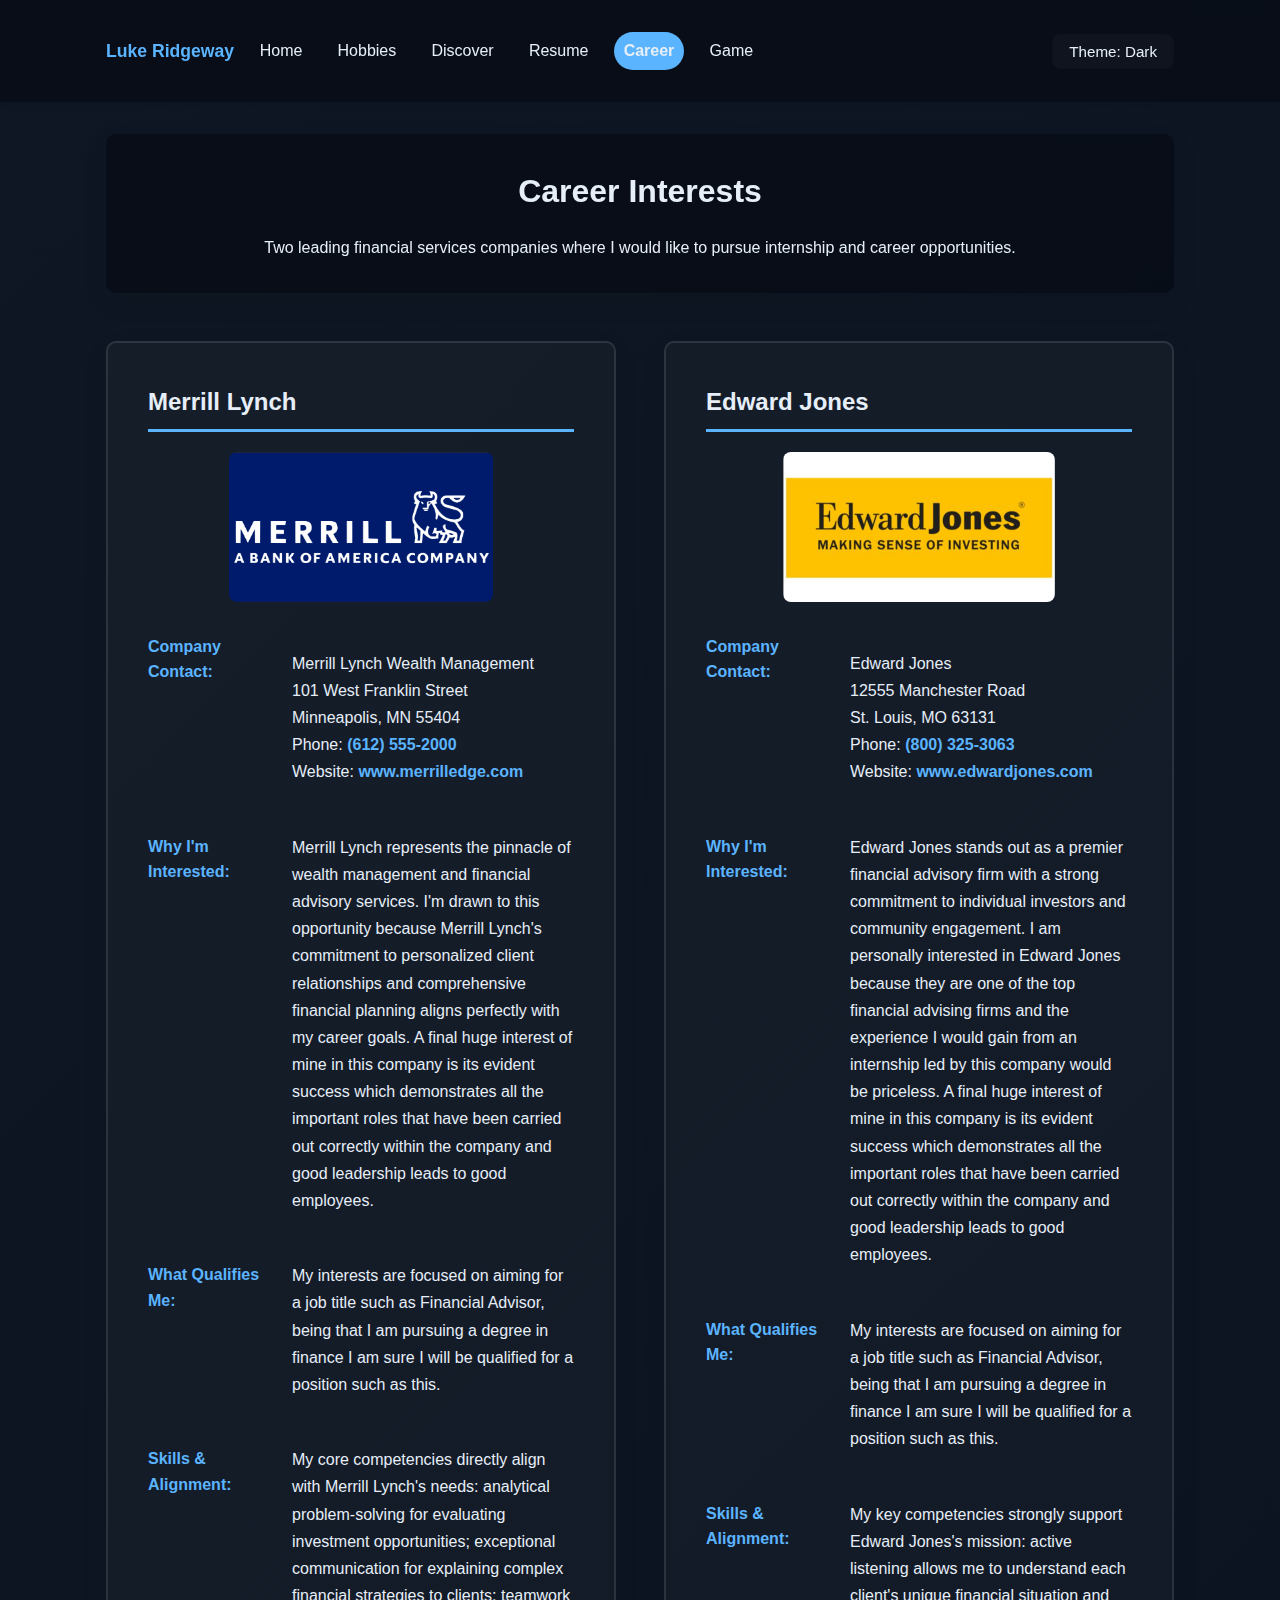
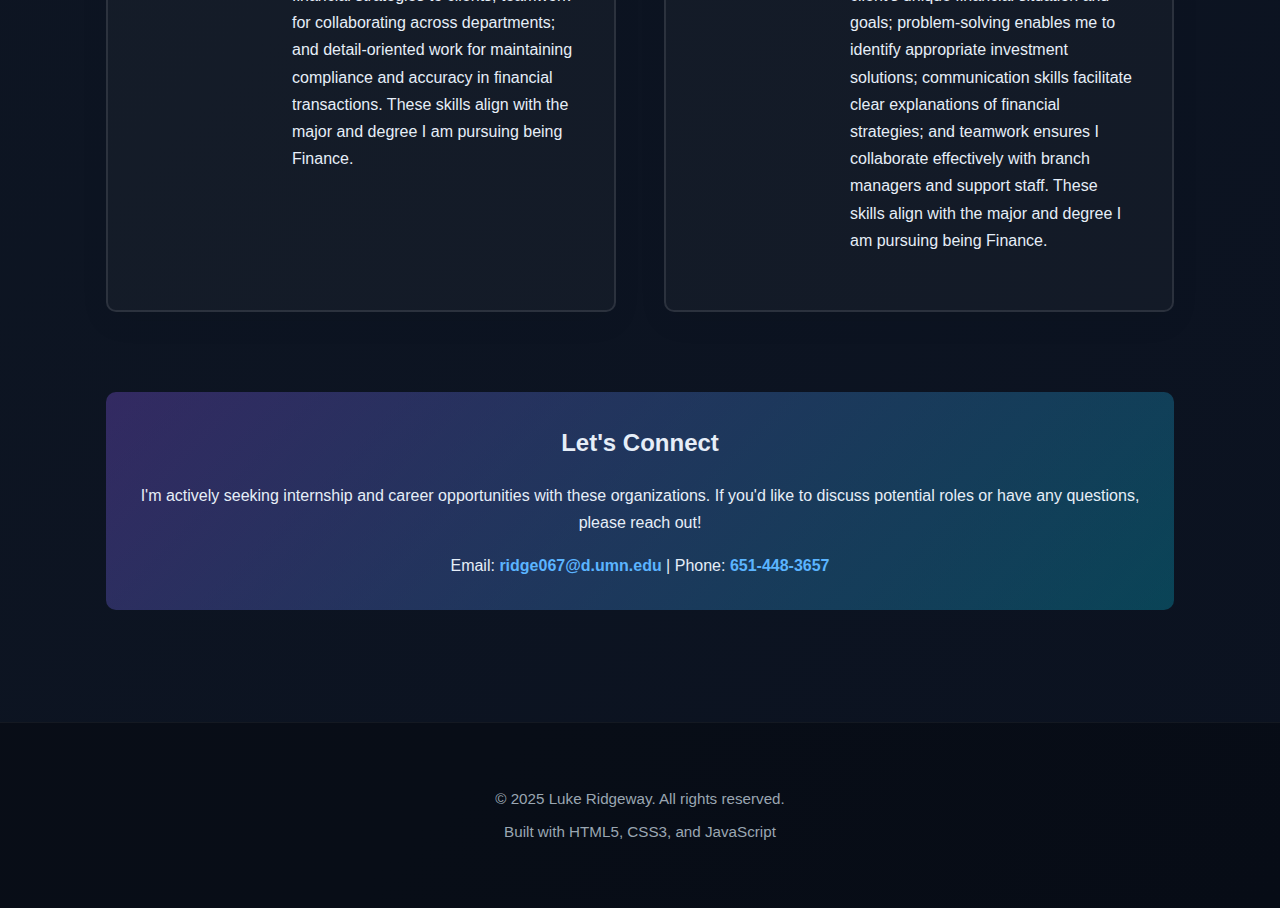
<file: career.html>
<!DOCTYPE html>
<html lang="en">
<head>
  <meta charset="utf-8">
  <meta name="viewport" content="width=device-width, initial-scale=1.0">
  <meta name="description" content="Luke Ridgeway's career interests in financial advisory and financial management roles.">
  <title>Career Interests — Luke Ridgeway</title>
  <link rel="stylesheet" href="styles.css">
  <script src="script.js" defer></script>
</head>
<body>
  <header role="banner">
    <nav class="container" aria-label="Main navigation">
      <div class="nav-inner">
        <a href="index.html" class="logo" aria-label="Luke Ridgeway Home">Luke Ridgeway</a>
        <button class="nav-toggle" aria-label="Toggle navigation menu">☰</button>
        <div class="nav-links">
          <a href="index.html">Home</a>
          <a href="hobbies.html">Hobbies</a>
          <a href="discover.html">Discover</a>
          <a href="resume.html">Resume</a>
          <a href="career.html" aria-current="page">Career</a>
          <a href="game.html">Game</a>
        </div>
        <button class="dark-mode-toggle" aria-label="Toggle theme">Theme: Dark</button>
      </div>
    </nav>
  </header>

  <main class="container" role="main">
    <header>
      <h1>Career Interests</h1>
      <p class="lead">Two leading financial services companies where I would like to pursue internship and career opportunities.</p>
    </header>

    <article class="careers-grid">
      <article class="career-card">
        <h2>Merrill Lynch</h2>
        <figure class="company-logo">
          <img src="IMAGES/merrill_lynch.png" alt="Merrill Lynch logo" loading="lazy">
        </figure>
        <dl class="career-details">
          <dt>Company Contact:</dt>
          <dd>
            <address style="font-style: normal;">
              Merrill Lynch Wealth Management<br>
              101 West Franklin Street<br>
              Minneapolis, MN 55404<br>
              Phone: <a href="tel:+16125552000">(612) 555-2000</a><br>
              Website: <a href="https://www.merrilledge.com" target="_blank">www.merrilledge.com</a>
            </address>
          </dd>
          <dt>Why I'm Interested:</dt>
          <dd>Merrill Lynch represents the pinnacle of wealth management and financial advisory services. I'm drawn to this opportunity because Merrill Lynch's commitment to personalized client relationships and comprehensive financial planning aligns perfectly with my career goals. A final huge interest of mine in this company is its evident success which demonstrates all the important roles that have been carried out correctly within the company and good leadership leads to good employees.</dd>
          <dt>What Qualifies Me:</dt>
          <dd>My interests are focused on aiming for a job title such as Financial Advisor, being that I am pursuing a degree in finance I am sure I will be qualified for a position such as this.</dd>
          <dt>Skills & Alignment:</dt>
          <dd>My core competencies directly align with Merrill Lynch's needs: analytical problem-solving for evaluating investment opportunities; exceptional communication for explaining complex financial strategies to clients; teamwork for collaborating across departments; and detail-oriented work for maintaining compliance and accuracy in financial transactions. These skills align with the major and degree I am pursuing being Finance.</dd>
        </dl>
      </article>

      <article class="career-card">
        <h2>Edward Jones</h2>
        <figure class="company-logo">
          <img src="IMAGES/edward_jones.png" alt="Edward Jones logo" loading="lazy">
        </figure>
        <dl class="career-details">
          <dt>Company Contact:</dt>
          <dd>
            <address style="font-style: normal;">
              Edward Jones<br>
              12555 Manchester Road<br>
              St. Louis, MO 63131<br>
              Phone: <a href="tel:+18003253063">(800) 325-3063</a><br>
              Website: <a href="https://www.edwardjones.com" target="_blank">www.edwardjones.com</a>
            </address>
          </dd>
          <dt>Why I'm Interested:</dt>
          <dd>Edward Jones stands out as a premier financial advisory firm with a strong commitment to individual investors and community engagement. I am personally interested in Edward Jones because they are one of the top financial advising firms and the experience I would gain from an internship led by this company would be priceless. A final huge interest of mine in this company is its evident success which demonstrates all the important roles that have been carried out correctly within the company and good leadership leads to good employees.</dd>
          <dt>What Qualifies Me:</dt>
          <dd>My interests are focused on aiming for a job title such as Financial Advisor, being that I am pursuing a degree in finance I am sure I will be qualified for a position such as this.</dd>
          <dt>Skills & Alignment:</dt>
          <dd>My key competencies strongly support Edward Jones's mission: active listening allows me to understand each client's unique financial situation and goals; problem-solving enables me to identify appropriate investment solutions; communication skills facilitate clear explanations of financial strategies; and teamwork ensures I collaborate effectively with branch managers and support staff. These skills align with the major and degree I am pursuing being Finance.</dd>
        </dl>
      </article>
    </article>

    <article class="career-cta">
      <h2>Let's Connect</h2>
      <p>I'm actively seeking internship and career opportunities with these organizations. If you'd like to discuss potential roles or have any questions, please reach out!</p>
      <address>
        Email: <a href="mailto:ridge067@d.umn.edu">ridge067@d.umn.edu</a> | Phone: <a href="tel:16514483657">651-448-3657</a>
      </address>
    </article>
  </main>

  <footer role="contentinfo">
    <div class="container">
      <div class="footer-content">
        <p>&copy; 2025 Luke Ridgeway. All rights reserved.</p>
        <p>Built with HTML5, CSS3, and JavaScript</p>
      </div>
    </div>
  </footer>
</body>
</html>
</file>
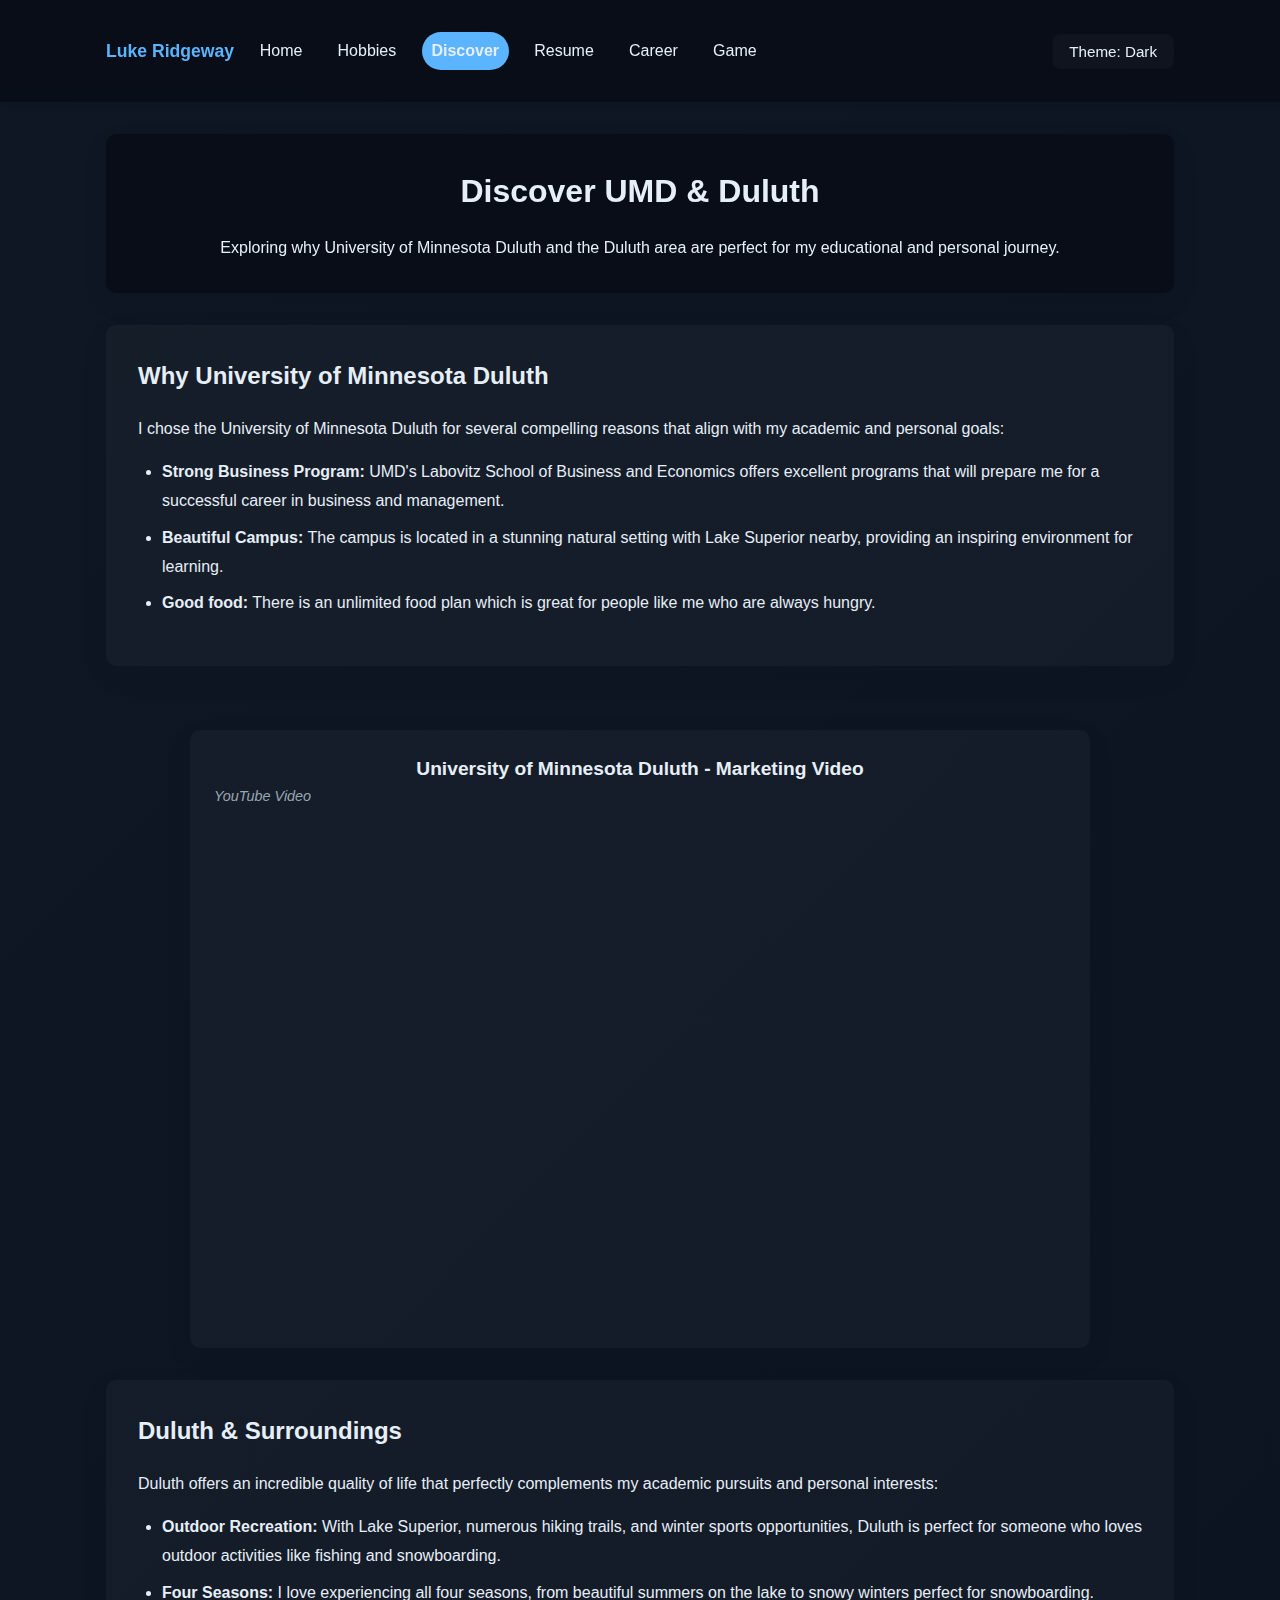
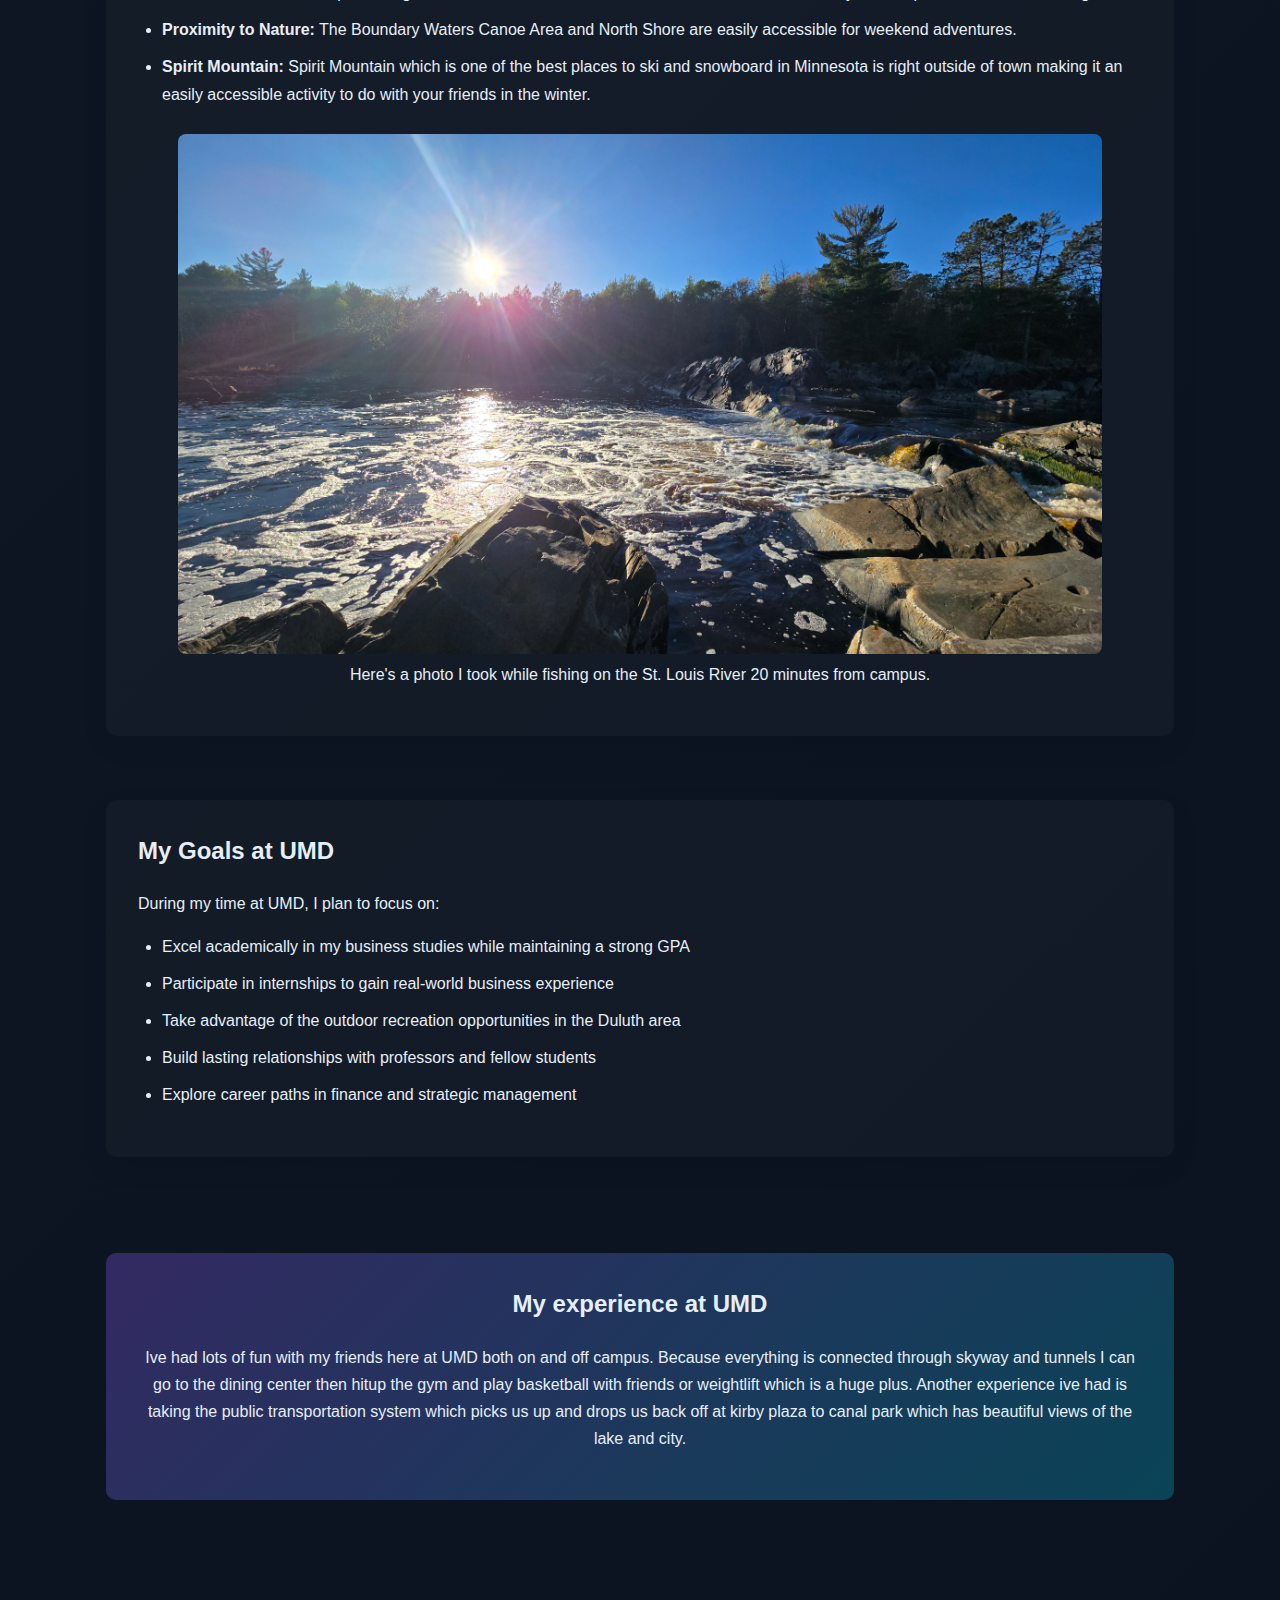
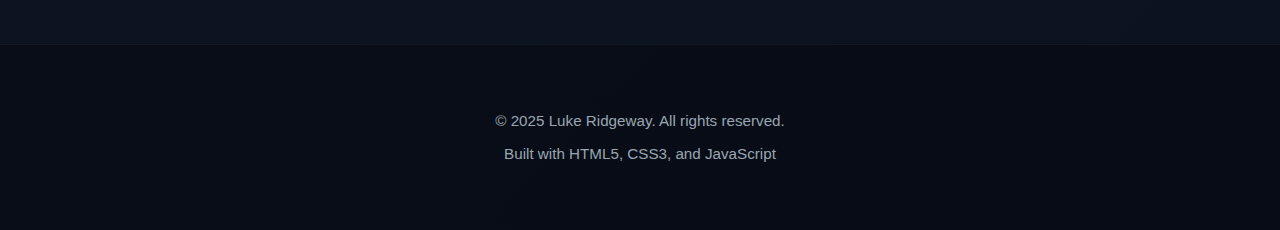
<file: discover.html>
<!DOCTYPE html>
<html lang="en">
<head>
  <meta charset="utf-8">
  <meta name="viewport" content="width=device-width, initial-scale=1.0">
  <meta name="description" content="Learn about Luke Ridgeway's experience at University of Minnesota Duluth and why Duluth is the perfect place to study.">
  <title>Discover UMD & Duluth — Luke Ridgeway</title>
  <link rel="stylesheet" href="styles.css">
  <script src="script.js" defer></script>
</head>
<body>
  <header role="banner">
    <nav class="container" aria-label="Main navigation">
      <div class="nav-inner">
        <a href="index.html" class="logo" aria-label="Luke Ridgeway Home">Luke Ridgeway</a>
        <button class="nav-toggle" aria-label="Toggle navigation menu">☰</button>
        <div class="nav-links">
          <a href="index.html">Home</a>
          <a href="hobbies.html">Hobbies</a>
          <a href="discover.html" aria-current="page">Discover</a>
          <a href="resume.html">Resume</a>
          <a href="career.html">Career</a>
          <a href="game.html">Game</a>
        </div>
        <button class="dark-mode-toggle" aria-label="Toggle theme">Theme: Dark</button>
      </div>
    </nav>
  </header>

  <main class="container" role="main">
    <header>
      <h1>Discover UMD & Duluth</h1>
      <p class="lead">Exploring why University of Minnesota Duluth and the Duluth area are perfect for my educational and personal journey.</p>
    </header>

    <article class="discover-content">
      <section class="discover-main">
        <article class="discover-section">
          <h2>Why University of Minnesota Duluth</h2>
          <p>I chose the University of Minnesota Duluth for several compelling reasons that align with my academic and personal goals:</p>
          <ul>
            <li><strong>Strong Business Program:</strong> UMD's Labovitz School of Business and Economics offers excellent programs that will prepare me for a successful career in business and management.</li>
            <li><strong>Beautiful Campus:</strong> The campus is located in a stunning natural setting with Lake Superior nearby, providing an inspiring environment for learning.</li>
            <li><strong>Good food:</strong> There is an unlimited food plan which is great for people like me who are always hungry.</li>
          </ul>
        </article>

        <article class="media-card video-featured">
          <h2>University of Minnesota Duluth - Marketing Video</h2>
          <p class="video-label"><em>YouTube Video</em></p>
          <iframe width="100%" height="500" src="https://www.youtube.com/embed/MNlOESSCBys" title="University of Minnesota Duluth - Marketing Video" frameborder="0" allow="accelerometer; autoplay; clipboard-write; encrypted-media; gyroscope; picture-in-picture; web-share" referrerpolicy="strict-origin-when-cross-origin" allowfullscreen></iframe>
        </article>

        <article class="discover-section">
          <h2>Duluth & Surroundings</h2>
          <p>Duluth offers an incredible quality of life that perfectly complements my academic pursuits and personal interests:</p>
          <ul>
            <li><strong>Outdoor Recreation:</strong> With Lake Superior, numerous hiking trails, and winter sports opportunities, Duluth is perfect for someone who loves outdoor activities like fishing and snowboarding.</li>
            <li><strong>Four Seasons:</strong> I love experiencing all four seasons, from beautiful summers on the lake to snowy winters perfect for snowboarding.</li>
            <li><strong>Proximity to Nature:</strong> The Boundary Waters Canoe Area and North Shore are easily accessible for weekend adventures.</li>
            <li><strong>Spirit Mountain:</strong> Spirit Mountain which is one of the best places to ski and snowboard in Minnesota is right outside of town making it an easily accessible activity to do with your friends in the winter.</li>
          </ul>
          <figure style="margin-top: 1.5rem;">
            <img src="IMAGES/20251008_171223.jpg" alt="Beautiful natural landscape with river and forest in Duluth area" class="discover-image" loading="lazy" style="width: 100%; border-radius: 8px; display: block;">
            <figcaption style="text-align: center; margin-top: 0.5rem; font-size: 1rem; color: var(--text);">Here's a photo I took while fishing on the St. Louis River 20 minutes from campus.</figcaption>
          </figure>
        </article>

        <article class="discover-section">
          <h2>My Goals at UMD</h2>
          <p>During my time at UMD, I plan to focus on:</p>
          <ul>
            <li>Excel academically in my business studies while maintaining a strong GPA</li>
            <li>Participate in internships to gain real-world business experience</li>
            <li>Take advantage of the outdoor recreation opportunities in the Duluth area</li>
            <li>Build lasting relationships with professors and fellow students</li>
            <li>Explore career paths in finance and strategic management</li>
          </ul>
        </article>

        <article class="discover-section career-cta">
          <h2>My experience at UMD</h2>
          <p>Ive had lots of fun with my friends here at UMD both on and off campus. Because everything is connected through skyway and tunnels I can go to the dining center then hitup the gym and play basketball with friends or weightlift which is a huge plus. Another experience ive had is taking the public transportation system which picks us up and drops us back off at kirby plaza to canal park which has beautiful views of the lake and city.</p>
        </article>
      </section>
    </article>
  </main>

  <footer role="contentinfo">
    <div class="container">
      <div class="footer-content">
        <p>&copy; 2025 Luke Ridgeway. All rights reserved.</p>
        <p>Built with HTML5, CSS3, and JavaScript</p>
      </div>
    </div>
  </footer>
</body>
</html>
</file>
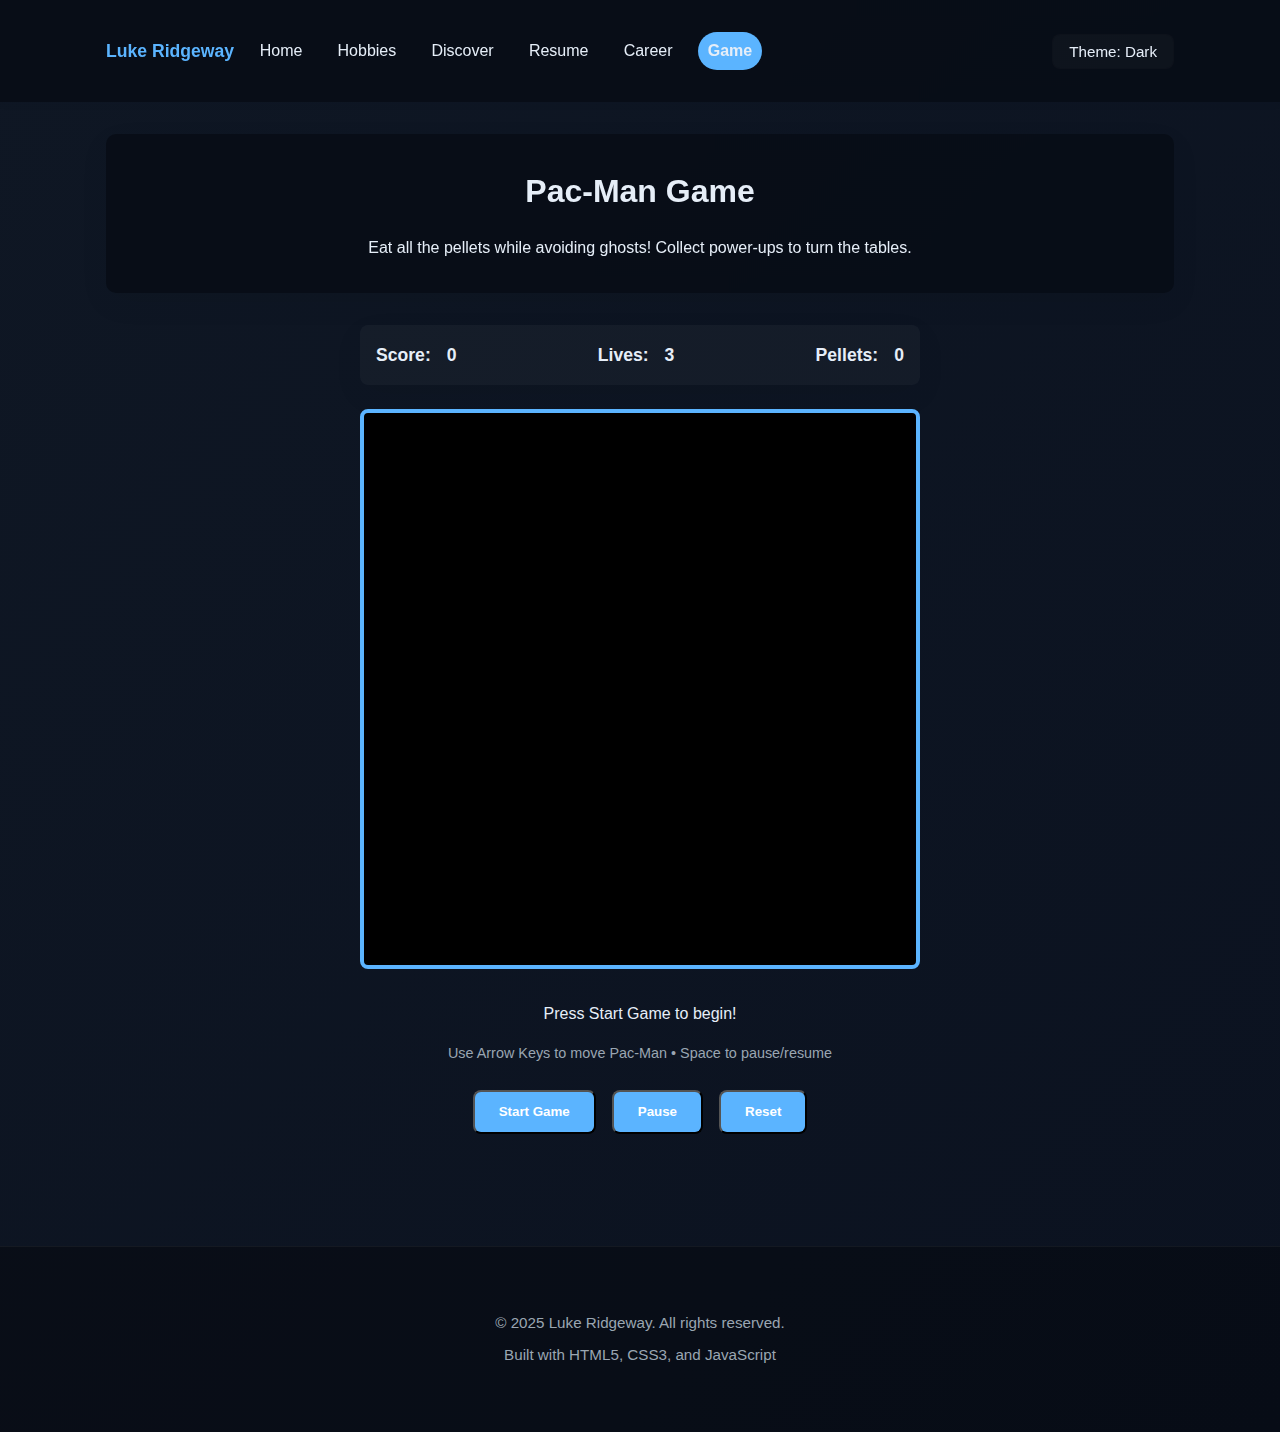
<file: game.html>
<!doctype html>
<html lang="en">
<head>
  <meta charset="utf-8">
  <meta name="viewport" content="width=device-width,initial-scale=1">
  <title>Pac-Man Game</title>
  <link rel="stylesheet" href="styles.css">
  <script src="script.js" defer></script>
  <audio id="pacmanMusic" loop>
    <source src="https://www.sounds-resource.com/download/5309/" type="audio/mpeg">
    Your browser does not support the audio element.
  </audio>
  <style>
    .pacman-container {
      display: flex;
      flex-direction: column;
      align-items: center;
      gap: 1.5rem;
      margin: 2rem 0;
    }

    .game-header {
      display: flex;
      justify-content: space-between;
      width: 100%;
      max-width: 560px;
      background: var(--card);
      padding: 1rem;
      border-radius: 8px;
      box-shadow: var(--card-shadow);
      color: var(--text);
      font-weight: bold;
      font-size: 1.1rem;
    }

    .game-header div {
      display: flex;
      gap: 1rem;
      align-items: center;
    }

    .game-canvas {
      width: 560px;
      height: 560px;
      background: #000000;
      border: 4px solid var(--accent);
      border-radius: 8px;
      display: block;
      image-rendering: pixelated;
      image-rendering: -moz-crisp-edges;
      image-rendering: crisp-edges;
    }

    .game-controls {
      display: flex;
      gap: 1rem;
      flex-wrap: wrap;
      justify-content: center;
    }

    .game-info {
      text-align: center;
      color: var(--text);
      font-size: 1rem;
    }

    .game-info p {
      margin: 0.5rem 0;
    }

    .key-hint {
      color: var(--muted);
      font-size: 0.9rem;
      text-align: center;
      margin-top: 1rem;
    }
  </style>
  </head>
<body>
  <header role="banner">
    <nav class="container" aria-label="Main navigation">
      <div class="nav-inner">
        <a href="index.html" class="logo" aria-label="Luke Ridgeway Home">Luke Ridgeway</a>
        <button class="nav-toggle" aria-label="Toggle navigation menu">☰</button>
        <div class="nav-links">
          <a href="index.html">Home</a>
          <a href="hobbies.html">Hobbies</a>
          <a href="discover.html">Discover</a>
          <a href="resume.html">Resume</a>
          <a href="career.html">Career</a>
          <a href="game.html" aria-current="page">Game</a>
        </div>
        <button class="dark-mode-toggle" aria-label="Toggle theme">Theme: Dark</button>
      </div>
    </nav>
  </header>
  
  <main class="container" role="main">
    <header>
      <h1>Pac-Man Game</h1>
      <p class="lead">Eat all the pellets while avoiding ghosts! Collect power-ups to turn the tables.</p>
    </header>

    <div class="pacman-container">
      <div class="game-header">
        <div>Score: <span id="score">0</span></div>
        <div>Lives: <span id="lives">3</span></div>
        <div>Pellets: <span id="pelletsLeft">0</span></div>
      </div>

      <canvas id="gameCanvas" class="game-canvas" width="560" height="560"></canvas>

      <div class="game-info">
        <p id="gameStatus">Press Start Game to begin!</p>
        <div class="key-hint">Use Arrow Keys to move Pac-Man • Space to pause/resume</div>
      </div>

      <div class="game-controls">
        <button onclick="startGameWithSound()" class="download-btn">Start Game</button>
        <button onclick="pacmanGame.togglePause()" class="download-btn">Pause</button>
        <button onclick="pacmanGame.resetGame()" class="download-btn">Reset</button>
      </div>
    </div>
  </main>
  
  <footer role="contentinfo">
    <div class="container">
      <div class="footer-content">
        <p>&copy; 2025 Luke Ridgeway. All rights reserved.</p>
        <p>Built with HTML5, CSS3, and JavaScript</p>
      </div>
    </div>
  </footer>

  <script>
    class PacManGame {
      constructor() {
        this.canvas = document.getElementById('gameCanvas');
        this.ctx = this.canvas.getContext('2d');
        
        // Game dimensions
        this.gridSize = 20; // Each cell is 20x20 pixels
        this.cols = this.canvas.width / this.gridSize; // 28 columns
        this.rows = this.canvas.height / this.gridSize; // 28 rows
        
        // Game state
        this.gameRunning = false;
        this.gamePaused = false;
        this.gameOver = false;
        this.won = false;
        
        // Score and lives
        this.score = 0;
        this.lives = 3;
        this.pelletsEaten = 0;
        this.totalPellets = 0;
        
        // Pac-Man
        this.pacman = {
          x: 13,
          y: 23,
          direction: 0, // 0=right, 1=down, 2=left, 3=up
          nextDirection: 0,
          mouthOpen: true,
          mouthTimer: 0
        };
        
        // Ghosts with different AI behaviors
        this.ghosts = [
          { x: 13, y: 7, color: '#FF0000', mode: 'chase', targetX: 0, targetY: 0, name: 'Blinky' },
          { x: 12, y: 9, color: '#FFB8FF', mode: 'chase', targetX: 0, targetY: 0, name: 'Pinky' },
          { x: 13, y: 9, color: '#00FFFF', mode: 'chase', targetX: 0, targetY: 0, name: 'Inky' },
          { x: 14, y: 9, color: '#FFB897', mode: 'chase', targetX: 0, targetY: 0, name: 'Clyde' }
        ];
        
        this.powerUpActive = false;
        this.powerUpTimer = 0;
        this.powerUpDuration = 300; // 5 seconds at 60fps
        
        // Maze
        this.maze = this.generateMaze();
        
        // Input handling
        this.keys = {};
        this.setupInputHandlers();
        
        // Game loop
        this.frameCount = 0;
      }
      
      generateMaze() {
        // 0 = walkable, 1 = wall
        const maze = Array(this.rows).fill(null).map(() => Array(this.cols).fill(0));
        
        // Create outer walls
        for (let x = 0; x < this.cols; x++) {
          maze[0][x] = 1;
          maze[this.rows - 1][x] = 1;
        }
        for (let y = 0; y < this.rows; y++) {
          maze[y][0] = 1;
          maze[y][this.cols - 1] = 1;
        }
        
        // Create internal walls
        const wallPatterns = [
          { x: 1, y: 1, w: 6, h: 4 },
          { x: 8, y: 1, w: 6, h: 4 },
          { x: 15, y: 1, w: 6, h: 4 },
          { x: 22, y: 1, w: 6, h: 4 },
          { x: 1, y: 7, w: 3, h: 3 },
          { x: 10, y: 7, w: 3, h: 3 },
          { x: 15, y: 7, w: 3, h: 3 },
          { x: 24, y: 7, w: 3, h: 3 },
          { x: 5, y: 12, w: 4, h: 3 },
          { x: 19, y: 12, w: 4, h: 3 },
          { x: 1, y: 18, w: 6, h: 3 },
          { x: 10, y: 18, w: 6, h: 3 },
          { x: 15, y: 18, w: 6, h: 3 },
          { x: 22, y: 18, w: 6, h: 3 }
        ];
        
        wallPatterns.forEach(pattern => {
          for (let y = pattern.y; y < pattern.y + pattern.h; y++) {
            for (let x = pattern.x; x < pattern.x + pattern.w; x++) {
              if (y >= 0 && y < this.rows && x >= 0 && x < this.cols) {
                maze[y][x] = 1;
              }
            }
          }
        });
        
        return maze;
      }
      
      generatePellets() {
        this.pellets = [];
        this.powerUps = [];
        
        for (let y = 1; y < this.rows - 1; y++) {
          for (let x = 1; x < this.cols - 1; x++) {
            if (this.maze[y][x] === 0) {
              // Empty space, add pellet
              const distance = Math.abs(x - this.pacman.x) + Math.abs(y - this.pacman.y);
              if (distance > 2) {
                this.pellets.push({ x, y, eaten: false });
              }
            }
          }
        }
        
        // Add power-ups in corners
        this.powerUps = [
          { x: 1, y: 1 },
          { x: 26, y: 1 },
          { x: 1, y: 26 },
          { x: 26, y: 26 }
        ];
        
        this.totalPellets = this.pellets.length;
        this.updateUI();
      }
      
      setupInputHandlers() {
        document.addEventListener('keydown', (e) => {
          this.keys[e.key] = true;
          
          if (e.key === ' ') {
            e.preventDefault();
            this.togglePause();
          }
          
          // Arrow key handling
          if (e.key === 'ArrowUp') {
            this.pacman.nextDirection = 3;
            e.preventDefault();
          }
          if (e.key === 'ArrowDown') {
            this.pacman.nextDirection = 1;
            e.preventDefault();
          }
          if (e.key === 'ArrowLeft') {
            this.pacman.nextDirection = 2;
            e.preventDefault();
          }
          if (e.key === 'ArrowRight') {
            this.pacman.nextDirection = 0;
            e.preventDefault();
          }
        });
        
        document.addEventListener('keyup', (e) => {
          this.keys[e.key] = false;
        });
      }
      
      startGame() {
        this.gameRunning = true;
        this.gamePaused = false;
        this.gameOver = false;
        this.won = false;
        this.score = 0;
        this.lives = 3;
        this.pelletsEaten = 0;
        this.powerUpActive = false;
        this.frameCount = 0;
        
        this.pacman.x = 13;
        this.pacman.y = 23;
        this.pacman.direction = 0;
        
        this.ghosts.forEach((ghost, i) => {
          ghost.x = 12 + i - 1;
          ghost.y = 9;
        });
        
        this.generatePellets();
        this.updateUI();
        this.gameLoop();
      }
      
      togglePause() {
        if (!this.gameRunning) return;
        this.gamePaused = !this.gamePaused;
        const statusEl = document.getElementById('gameStatus');
        statusEl.textContent = this.gamePaused ? '⏸ PAUSED' : 'Playing...';
      }
      
      resetGame() {
        this.gameRunning = false;
        this.gamePaused = false;
        this.gameOver = false;
        this.won = false;
        document.getElementById('gameStatus').textContent = 'Press Start Game to begin!';
        this.ctx.fillStyle = '#000000';
        this.ctx.fillRect(0, 0, this.canvas.width, this.canvas.height);
      }
      
      gameLoop() {
        if (!this.gameRunning) return;
        
        if (!this.gamePaused) {
          this.update();
        }
        
        this.draw();
        requestAnimationFrame(() => this.gameLoop());
      }
      
      update() {
        // Update power-up timer
        if (this.powerUpActive) {
          this.powerUpTimer--;
          if (this.powerUpTimer <= 0) {
            this.powerUpActive = false;
            this.ghosts.forEach(g => g.mode = 'chase');
          }
        }
        
        // Try to move Pac-Man in the desired direction
        if (this.frameCount % 6 === 0) { // Pac-Man moves every 6 frames (slower)
          const nextX = this.pacman.x + this.getDirectionX(this.pacman.nextDirection);
          const nextY = this.pacman.y + this.getDirectionY(this.pacman.nextDirection);
          
          if (this.isWalkable(nextX, nextY)) {
            this.pacman.direction = this.pacman.nextDirection;
            this.pacman.x = nextX;
            this.pacman.y = nextY;
          } else {
            // Try to continue in current direction
            const currX = this.pacman.x + this.getDirectionX(this.pacman.direction);
            const currY = this.pacman.y + this.getDirectionY(this.pacman.direction);
            if (this.isWalkable(currX, currY)) {
              this.pacman.x = currX;
              this.pacman.y = currY;
            }
          }
          
          // Mouth animation
          this.pacman.mouthTimer++;
          if (this.pacman.mouthTimer > 8) {
            this.pacman.mouthOpen = !this.pacman.mouthOpen;
            this.pacman.mouthTimer = 0;
          }
        }
        
        // Check pellet collision
        this.checkPelletCollision();
        
        // Check power-up collision
        this.checkPowerUpCollision();
        
        // Move ghosts
        if (this.frameCount % 7 === 0) { // Ghosts move every 7 frames (slower)
          this.ghosts.forEach(ghost => {
            this.moveGhost(ghost);
          });
        }
        
        // Check ghost collision
        this.checkGhostCollision();
        
        // Check win condition
        if (this.pelletsEaten === this.totalPellets) {
          this.won = true;
          this.gameRunning = false;
          document.getElementById('gameStatus').textContent = '🎉 YOU WIN! All pellets eaten!';
        }
        
        this.frameCount++;
      }
      
      getDirectionX(direction) {
        return direction === 0 ? 1 : direction === 2 ? -1 : 0;
      }
      
      getDirectionY(direction) {
        return direction === 1 ? 1 : direction === 3 ? -1 : 0;
      }
      
      isWalkable(x, y) {
        if (x < 0 || x >= this.cols || y < 0 || y >= this.rows) return false;
        return this.maze[y][x] === 0;
      }
      
      checkPelletCollision() {
        this.pellets.forEach(pellet => {
          if (pellet.x === this.pacman.x && pellet.y === this.pacman.y && !pellet.eaten) {
            pellet.eaten = true;
            this.score += 10;
            this.pelletsEaten++;
            this.updateUI();
          }
        });
      }
      
      checkPowerUpCollision() {
        this.powerUps.forEach(powerUp => {
          if (powerUp.x === this.pacman.x && powerUp.y === this.pacman.y && !powerUp.eaten) {
            powerUp.eaten = true;
            this.powerUpActive = true;
            this.powerUpTimer = this.powerUpDuration;
            this.score += 50;
            this.ghosts.forEach(g => g.mode = 'scatter');
            this.updateUI();
          }
        });
      }
      
      moveGhost(ghost) {
        // Determine ghost target based on personality (for splitting up)
        let targetX, targetY;
        
        if (this.powerUpActive) {
          // All ghosts run away during power-up
          targetX = this.pacman.x;
          targetY = this.pacman.y;
        } else {
          // Each ghost has unique behavior
          if (ghost.name === 'Blinky') {
            // Red ghost: Direct chase to Pac-Man
            targetX = this.pacman.x;
            targetY = this.pacman.y;
          } else if (ghost.name === 'Pinky') {
            // Pink ghost: Chase ahead of Pac-Man but less accurately
            const aheadDistance = 2;
            targetX = this.pacman.x + this.getDirectionX(this.pacman.direction) * aheadDistance;
            targetY = this.pacman.y + this.getDirectionY(this.pacman.direction) * aheadDistance;
          } else if (ghost.name === 'Inky') {
            // Cyan ghost: Weaker ambush - random factor makes it less precise
            const blinky = this.ghosts[0];
            const randomOffset = Math.random() * 3 - 1.5;
            targetX = this.pacman.x + (this.pacman.x - blinky.x) / 4 + randomOffset;
            targetY = this.pacman.y + (this.pacman.y - blinky.y) / 4 + randomOffset;
          } else if (ghost.name === 'Clyde') {
            // Orange ghost: Chase Pac-Man if far, retreat to corner if close
            const distance = Math.abs(ghost.x - this.pacman.x) + Math.abs(ghost.y - this.pacman.y);
            if (distance > 12) {
              targetX = this.pacman.x;
              targetY = this.pacman.y;
            } else {
              // Retreat to bottom-right corner
              targetX = 26;
              targetY = 26;
            }
          }
        }
        
        // Pathfinding: evaluate moves and pick best one
        let possibleMoves = [];
        const directions = [0, 1, 2, 3];
        
        directions.forEach(dir => {
          const nx = ghost.x + this.getDirectionX(dir);
          const ny = ghost.y + this.getDirectionY(dir);
          if (this.isWalkable(nx, ny)) {
            // Calculate Manhattan distance to target
            let distance = Math.abs(nx - targetX) + Math.abs(ny - targetY);
            possibleMoves.push({ dir, x: nx, y: ny, distance });
          }
        });
        
        if (possibleMoves.length > 0) {
          if (this.powerUpActive) {
            // Run away: choose furthest from Pac-Man
            possibleMoves.sort((a, b) => b.distance - a.distance);
          } else {
            // Chase: choose closest to target
            possibleMoves.sort((a, b) => a.distance - b.distance);
          }
          
          ghost.x = possibleMoves[0].x;
          ghost.y = possibleMoves[0].y;
        }
      }
      
      checkGhostCollision() {
        this.ghosts.forEach(ghost => {
          if (ghost.x === this.pacman.x && ghost.y === this.pacman.y) {
            if (this.powerUpActive) {
              // Eat ghost
              ghost.x = 13;
              ghost.y = 9;
              this.score += 100;
              this.updateUI();
            } else {
              // Lose life
              this.lives--;
              this.updateUI();
              
              if (this.lives <= 0) {
                this.gameRunning = false;
                document.getElementById('gameStatus').textContent = '💀 GAME OVER! No more lives!';
              } else {
                // Reset positions
                this.pacman.x = 13;
                this.pacman.y = 23;
                this.ghosts.forEach((g, i) => {
                  g.x = 12 + i - 1;
                  g.y = 9;
                });
              }
            }
          }
        });
      }
      
      updateUI() {
        document.getElementById('score').textContent = this.score;
        document.getElementById('lives').textContent = this.lives;
        document.getElementById('pelletsLeft').textContent = this.totalPellets - this.pelletsEaten;
      }
      
      draw() {
        // Get computed styles for theme colors
        const wallColor = getComputedStyle(document.documentElement).getPropertyValue('--accent').trim();
        
        // Clear canvas with black background
        this.ctx.fillStyle = '#000000';
        this.ctx.fillRect(0, 0, this.canvas.width, this.canvas.height);
        
        // Draw maze walls with theme accent
        this.ctx.fillStyle = wallColor || '#2563eb';
        for (let y = 0; y < this.rows; y++) {
          for (let x = 0; x < this.cols; x++) {
            if (this.maze[y][x] === 1) {
              this.ctx.fillRect(x * this.gridSize, y * this.gridSize, this.gridSize, this.gridSize);
            }
          }
        }
        
        // Draw pellets
        this.ctx.fillStyle = '#FFB8DB';
        this.pellets.forEach(pellet => {
          if (!pellet.eaten) {
            this.ctx.fillRect(
              pellet.x * this.gridSize + 8,
              pellet.y * this.gridSize + 8,
              4,
              4
            );
          }
        });
        
        // Draw power-ups
        const pulse = (Math.sin(this.frameCount / 10) + 1) / 2;
        this.ctx.fillStyle = `rgba(255, 184, 219, ${0.5 + pulse * 0.5})`;
        this.powerUps.forEach(powerUp => {
          if (!powerUp.eaten) {
            this.ctx.beginPath();
            this.ctx.arc(
              powerUp.x * this.gridSize + 10,
              powerUp.y * this.gridSize + 10,
              6 + pulse * 2,
              0,
              Math.PI * 2
            );
            this.ctx.fill();
          }
        });
        
        // Draw Pac-Man
        this.drawPacMan();
        
        // Draw ghosts
        this.ghosts.forEach(ghost => {
          this.drawGhost(ghost);
        });
      }
      
      drawPacMan() {
        const x = this.pacman.x * this.gridSize + 10;
        const y = this.pacman.y * this.gridSize + 10;
        const radius = 8;
        
        this.ctx.fillStyle = '#FFFF00';
        this.ctx.beginPath();
        
        let mouthAngle = this.pacman.mouthOpen ? 0.3 : 0;
        const startAngle = this.pacman.direction * Math.PI / 2 + mouthAngle;
        const endAngle = this.pacman.direction * Math.PI / 2 + Math.PI * 2 - mouthAngle;
        
        this.ctx.arc(x, y, radius, startAngle, endAngle);
        this.ctx.lineTo(x, y);
        this.ctx.fill();
      }
      
      drawGhost(ghost) {
        const x = ghost.x * this.gridSize;
        const y = ghost.y * this.gridSize;
        
        this.ctx.fillStyle = ghost.mode === 'scatter' && this.powerUpActive ? '#0033FF' : ghost.color;
        
        // Ghost body
        this.ctx.fillRect(x + 2, y + 2, 16, 14);
        this.ctx.beginPath();
        this.ctx.arc(x + 10, y + 8, 8, Math.PI, 0);
        this.ctx.fill();
        
        // Ghost bumps
        for (let i = 0; i < 4; i++) {
          this.ctx.fillRect(x + 3 + i * 4, y + 16, 2, 2);
        }
        
        // Ghost eyes
        this.ctx.fillStyle = '#FFF';
        this.ctx.fillRect(x + 5, y + 6, 2, 2);
        this.ctx.fillRect(x + 11, y + 6, 2, 2);
        this.ctx.fillStyle = '#000';
        this.ctx.fillRect(x + 6, y + 6, 1, 1);
        this.ctx.fillRect(x + 12, y + 6, 1, 1);
      }
    }
    
    // Start game with sound
    function startGameWithSound() {
      const pacmanMusic = document.getElementById('pacmanMusic');
      if (pacmanGame && !pacmanGame.gameRunning) {
        pacmanGame.startGame();
        // Try to play the music (may be blocked by browser autoplay policies)
        const playPromise = pacmanMusic.play();
        if (playPromise !== undefined) {
          playPromise.catch(error => {
            console.log('Audio play was prevented:', error);
            // Autoplay was prevented, we'll try again on a user gesture
            document.addEventListener('click', function enableAudio() {
              pacmanMusic.play().catch(e => console.log('Audio play failed:', e));
              document.removeEventListener('click', enableAudio);
            }, { once: true });
          });
        }
      }
    }

    // Initialize game
    let pacmanGame;
    document.addEventListener('DOMContentLoaded', () => {
      pacmanGame = new PacManGame();
    });
  </script>
</body>
</html>
</file>
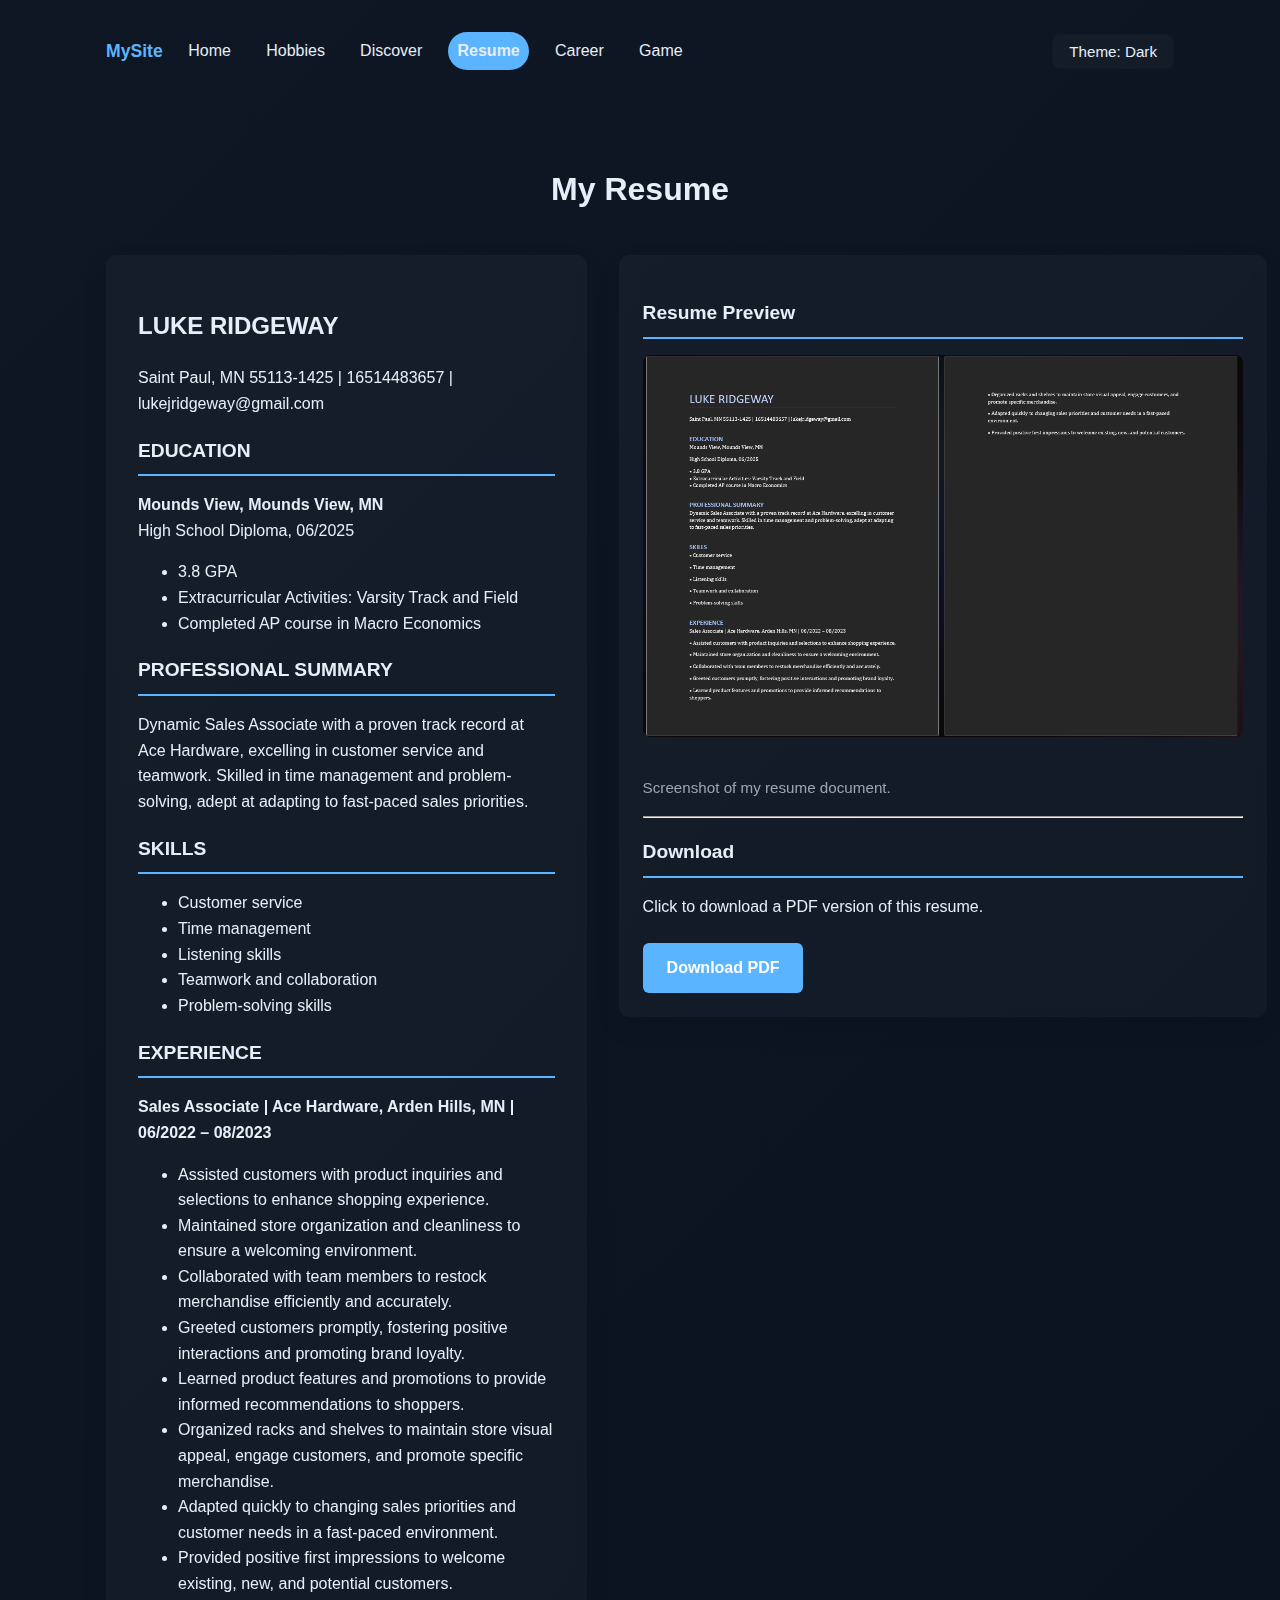
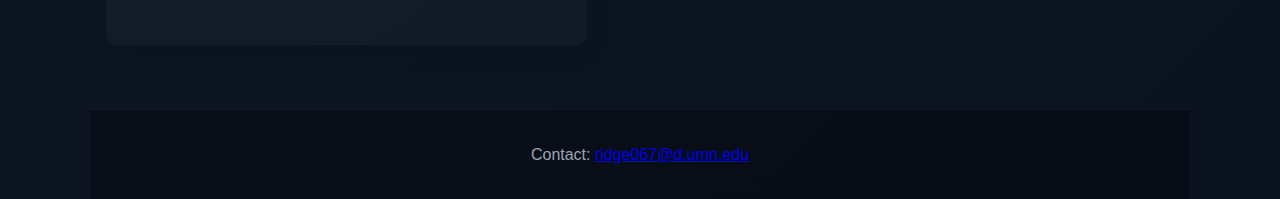
<file: resume.html>
<!doctype html>
<html lang="en">
<head>
  <meta charset="utf-8">
  <meta name="viewport" content="width=device-width,initial-scale=1">
  <title>Resume</title>
  <link rel="stylesheet" href="styles.css">
  <script src="script.js" defer></script>
  </head>
<body>
  <nav class="container">
    <div class="nav-inner"><div class="logo">MySite</div>
      <button class="nav-toggle" aria-label="Toggle nav">☰</button>
      <div class="nav-links"><a href="index.html">Home</a><a href="hobbies.html">Hobbies</a><a href="discover.html">Discover</a><a href="resume.html">Resume</a><a href="career.html">Career</a><a href="game.html">Game</a></div>
      <button class="dark-mode-toggle" aria-label="Toggle theme">🌓</button>
    </div>
  </nav>
  <main class="container">
    <h1 style="text-align:center;color:var(--text)">My Resume</h1>
    <div class="resume-section" style="display:flex;gap:2rem;align-items:flex-start">
      <div class="resume-left card" style="flex:0 0 45%;padding:2rem">
        <h2>LUKE RIDGEWAY</h2>
        <p class="muted">Saint Paul, MN 55113-1425 | 16514483657 | lukejridgeway@gmail.com</p>
        
        <h3>EDUCATION</h3>
        <p><strong>Mounds View, Mounds View, MN</strong><br>
        High School Diploma, 06/2025</p>
        <ul>
          <li>3.8 GPA</li>
          <li>Extracurricular Activities: Varsity Track and Field</li>
          <li>Completed AP course in Macro Economics</li>
        </ul>

        <h3>PROFESSIONAL SUMMARY</h3>
        <p>Dynamic Sales Associate with a proven track record at Ace Hardware, excelling in customer service and teamwork. Skilled in time management and problem-solving, adept at adapting to fast-paced sales priorities.</p>

        <h3>SKILLS</h3>
        <ul>
          <li>Customer service</li>
          <li>Time management</li>
          <li>Listening skills</li>
          <li>Teamwork and collaboration</li>
          <li>Problem-solving skills</li>
        </ul>

        <h3>EXPERIENCE</h3>
        <p><strong>Sales Associate | Ace Hardware, Arden Hills, MN | 06/2022 – 08/2023</strong></p>
        <ul>
          <li>Assisted customers with product inquiries and selections to enhance shopping experience.</li>
          <li>Maintained store organization and cleanliness to ensure a welcoming environment.</li>
          <li>Collaborated with team members to restock merchandise efficiently and accurately.</li>
          <li>Greeted customers promptly, fostering positive interactions and promoting brand loyalty.</li>
          <li>Learned product features and promotions to provide informed recommendations to shoppers.</li>
          <li>Organized racks and shelves to maintain store visual appeal, engage customers, and promote specific merchandise.</li>
          <li>Adapted quickly to changing sales priorities and customer needs in a fast-paced environment.</li>
          <li>Provided positive first impressions to welcome existing, new, and potential customers.</li>
        </ul>
      </div>

      <aside class="card" style="flex:1;padding:1.5rem">
        <h3>Resume Preview</h3>
        <img src="IMAGES/Screenshot 2025-09-23 001709.png" alt="Resume screenshot" style="width:100%;border-radius:8px;margin-bottom:1rem;max-width:none;min-width:600px">
        <p style="font-size:0.95rem;color:var(--muted)">Screenshot of my resume document.</p>
        <hr style="margin:1rem 0">
        <h3>Download</h3>
        <p>Click to download a PDF version of this resume.</p>
        <a class="download-btn" href="FILES/resume.pdf" download style="display:inline-block;background:var(--accent);color:white;padding:0.75rem 1.5rem;border-radius:6px;text-decoration:none;margin-top:0.5rem">Download PDF</a>
      </aside>
    </div>
  </main>
  <footer class="container">Contact: <a href="mailto:ridge067@d.umn.edu">ridge067@d.umn.edu</a></footer>
</body>
</html>
</file>
<file: styles.css>
:root {
  --bg: #f6f8fa;
  --card: #ffffff;
  --text: #222;
  --muted: #6b7280;
  --accent: #2563eb;
  --glass: rgba(255,255,255,0.6);
  --primary-color: #2c3e50;
  --accent-color: var(--accent);
  --text-color: var(--text);
  --background-gradient: linear-gradient(135deg, #f6f8fa 0%, #e9ecef 100%);
  --card-shadow: 0 10px 30px rgba(2,6,23,0.06);
  --elevated-shadow: 0 15px 40px rgba(0,0,0,0.12);
  --tile-bg: #e6eef8;
  --tile-text: #0b1220;
}

* { box-sizing: border-box; }

html, body, * { transition: background-color .25s ease, color .25s ease, box-shadow .25s ease, transform .15s ease; }

body {
  font-family: -apple-system, BlinkMacSystemFont, 'Segoe UI', 'Roboto', 'Oxygen', 'Ubuntu', 'Cantarell', sans-serif;
  background: var(--background-gradient);
  color: var(--text);
  margin: 0;
  line-height: 1.6;
}

/* Accessibility: Skip to main content */
.sr-only {
  position: absolute;
  width: 1px;
  height: 1px;
  padding: 0;
  margin: -1px;
  overflow: hidden;
  clip: rect(0,0,0,0);
  white-space: nowrap;
  border-width: 0;
}

/* Header & Navigation */
header {
  background: linear-gradient(90deg, rgba(255,255,255,0.85), rgba(255,255,255,0.7));
  backdrop-filter: blur(6px);
  position: sticky;
  top: 0;
  z-index: 40;
  box-shadow: 0 2px 8px rgba(16,24,40,0.05);
}

nav {
  padding: 0.75rem 1rem;
}

.container {
  max-width: 1100px;
  margin: 0 auto;
  padding: 2rem 1rem;
}

.nav-inner {
  display: flex;
  align-items: center;
  justify-content: space-between;
  gap: 1rem;
}

.logo {
  font-weight: 700;
  color: var(--accent);
  text-decoration: none;
  font-size: 1.1rem;
}

.nav-links {
  display: flex;
  gap: 1rem;
}

.nav-links a {
  color: var(--text);
  text-decoration: none;
  padding: 0.4rem 0.6rem;
  border-radius: 6px;
  transition: background-color 0.2s ease, color 0.2s ease;
}

.nav-links a:hover {
  background: var(--glass);
}

.nav-links a.active {
  background: var(--accent-color);
  color: white;
  font-weight: 600;
  border-radius: 50px;
  text-align: center;
  display: inline-flex;
  align-items: center;
  justify-content: center;
}

.nav-toggle {
  display: none;
  background: transparent;
  border: none;
  font-size: 1.2rem;
  cursor: pointer;
  padding: 0.5rem;
}

.dark-mode-toggle {
  margin-left: auto;
  background: var(--card);
  border: 1px solid rgba(0,0,0,0.1);
  padding: 0.5rem 1rem;
  border-radius: 8px;
  cursor: pointer;
  font-size: 0.95rem;
  font-weight: 500;
  color: var(--text);
  transition: background-color 0.2s ease, transform 0.2s ease;
  display: flex;
  align-items: center;
  gap: 0.5rem;
}

.dark-mode-toggle:hover {
  background: var(--glass);
  transform: translateY(-1px);
}

/* Main Content */
main {
  min-height: calc(100vh - 200px);
}

main > header {
  background: var(--card);
  padding: 2rem;
  border-radius: 10px;
  box-shadow: var(--card-shadow);
  text-align: center;
  margin-bottom: 2rem;
}

main > header h1 {
  margin: 0 0 1rem 0;
  color: var(--text);
}

main > header .lead {
  margin: 0;
  color: var(--text);
}

main > h1, main > h2 {
  position: sticky;
  top: 72px;
  background: transparent;
  padding: 0.5rem 0;
  z-index: 10;
}

article {
  margin-bottom: 2rem;
}

.lead {
  color: #1a1a1a;
  font-weight: 500;
  line-height: 1.7;
}

/* Hero Section */
.hero-section {
  margin-top: 1.5rem;
}

.hero-content {
  display: grid;
  grid-template-columns: 500px 1fr;
  gap: 2rem;
  align-items: flex-start;
  margin-bottom: 2rem;
}

.hero-right {
  display: flex;
  flex-direction: column;
  gap: 1.5rem;
}

.hero-card {
  background: var(--card);
  padding: 2rem;
  border-radius: 14px;
  box-shadow: var(--card-shadow);
  color: #1a1a1a;
}

.hero-card h1 {
  font-size: 2rem;
  margin: 0 0 1rem 0;
}

.hero-card .lead {
  color: #1a1a1a;
  margin-bottom: 1rem;
  font-weight: 500;
}

.cta-group {
  display: flex;
  gap: 1rem;
  flex-wrap: wrap;
  margin-top: 1rem;
}

.cta {
  display: inline-flex;
  gap: 0.6rem;
  align-items: center;
  background: var(--accent);
  color: white;
  padding: 0.8rem 1.2rem;
  border-radius: 10px;
  text-decoration: none;
  font-weight: 600;
  transition: transform 0.2s ease, box-shadow 0.2s ease;
}

.cta:hover {
  transform: translateY(-2px);
  box-shadow: 0 8px 20px rgba(37, 99, 235, 0.3);
}

.cta-secondary {
  background: #10b981;
}

.cta-secondary:hover {
  box-shadow: 0 8px 20px rgba(16, 185, 129, 0.3);
}

.profile-section {
  display: flex;
  flex-direction: column;
  gap: 1rem;
}

.profile-pic {
  width: 100%;
  max-width: 100%;
  border-radius: 12px;
  object-fit: cover;
  aspect-ratio: 1;
}

.profile-info {
  background: var(--card);
  padding: 2rem;
  border-radius: 10px;
  box-shadow: var(--card-shadow);
  color: #1a1a1a;
}

.profile-info p {
  color: #1a1a1a;
  font-weight: 500;
  line-height: 1.7;
}

.profile-info h2 {
  margin-top: 0;
  position: static;
  font-size: 1.3rem;
}

/* Hobbies Section */
.hobbies-preview {
  margin: 3rem 0;
}

.hobbies-preview h2 {
  font-size: 1.8rem;
  position: static;
  margin-bottom: 0.5rem;
}

.hobbies-grid {
  display: grid;
  grid-template-columns: repeat(auto-fit, minmax(300px, 1fr));
  gap: 1.5rem;
  margin: 1.5rem 0;
}

.porsche-card {
  grid-column: 1 / -1;
}

.hobby-card {
  background: var(--card);
  border-radius: 10px;
  box-shadow: var(--card-shadow);
  overflow: hidden;
  transition: transform 0.2s ease, box-shadow 0.2s ease;
}

.hobby-card:hover {
  transform: translateY(-5px);
  box-shadow: var(--elevated-shadow);
}

.hobby-image {
  width: 100%;
  height: 400px;
  object-fit: cover;
  background: var(--bg);
  display: block;
}

.fishing-image {
  object-fit: contain;
}

.porsche-image {
  height: 500px;
  object-fit: contain;
  width: 100%;
}

.hobby-card h3 {
  padding: 0 1.5rem;
  font-size: 1.2rem;
  margin: 1rem 0 0 0;
}

.hobby-card p {
  padding: 0 1.5rem 1.5rem 1.5rem;
  color: #1a1a1a;
  margin: 0;
  font-weight: 500;
  line-height: 1.7;
}

.car-story-section p {
  padding: 1.5rem;
  color: #1a1a1a;
  margin: 0;
  font-weight: 500;
  line-height: 1.7;
}

.view-more {
  text-align: center;
  margin-top: 1rem;
}

.view-more a {
  color: var(--accent);
  text-decoration: none;
  font-weight: 600;
}

.view-more a:hover {
  text-decoration: underline;
}

/* Media Cards */
.welcome-media {
  margin-bottom: 2rem;
}

.media-card {
  background: var(--card);
  padding: 1.5rem;
  border-radius: 10px;
  box-shadow: var(--card-shadow);
}

.media-card h2 {
  position: static;
  margin-top: 0;
  text-align: center;
}

.media-card video {
  width: 100%;
  border-radius: 8px;
  display: block;
  margin: 1rem 0;
}

.media-note {
  font-size: 0.9rem;
  color: var(--muted);
  margin: 0.5rem 0 0 0;
}

/* Contact Section */
.contact-section {
  background: linear-gradient(135deg, rgba(139, 92, 246, 0.3) 0%, rgba(6, 182, 212, 0.3) 100%);
  padding: 2rem;
  border-radius: 10px;
  text-align: center;
}

.contact-section p {
  color: #1a1a1a;
  font-weight: 500;
}

.contact-section h2 {
  position: static;
  margin-top: 0;
}

address {
  font-style: normal;
  margin-top: 1rem;
}

address a {
  color: var(--accent);
  text-decoration: none;
  font-weight: 600;
}

address a:hover {
  text-decoration: underline;
}

/* Card Component */
.card {
  background: var(--card);
  padding: 1rem;
  border-radius: 10px;
  box-shadow: var(--card-shadow);
  color: var(--text);
}

/* Footer */
footer {
  background: linear-gradient(135deg, rgba(0,0,0,0.02) 0%, rgba(0,0,0,0.05) 100%);
  padding: 2rem 0;
  text-align: center;
  color: var(--muted);
  border-top: 1px solid rgba(0,0,0,0.05);
  margin-top: 3rem;
}

.footer-content {
  display: flex;
  flex-direction: column;
  gap: 0.5rem;
  align-items: center;
}

.footer-content p {
  margin: 0;
  font-size: 0.95rem;
}

/* Game Area */
.pacman-container {
  display: flex;
  flex-direction: column;
  align-items: center;
  gap: 1.5rem;
  margin: 2rem 0;
}

/* Career Interest Cards */
.careers-grid {
  display: grid;
  grid-template-columns: repeat(auto-fit, minmax(400px, 1fr));
  gap: 3rem;
  margin: 3rem 0;
}

.career-card {
  background: var(--card);
  padding: 2.5rem;
  border-radius: 10px;
  box-shadow: var(--card-shadow);
  transition: transform 0.2s ease, box-shadow 0.2s ease;
  margin-bottom: 2rem;
  border: 2px solid rgba(0, 0, 0, 0.05);
}

.career-card:hover {
  transform: translateY(-5px);
  box-shadow: var(--elevated-shadow);
}

.career-card h2 {
  position: static;
  margin-top: 0;
  font-size: 1.5rem;
  border-bottom: 3px solid var(--accent);
  padding-bottom: 0.5rem;
}

.company-logo {
  margin: 0 0 1.5rem 0;
  text-align: center;
}

.company-logo img {
  max-width: 100%;
  height: auto;
  max-height: 150px;
  border-radius: 8px;
  display: inline-block;
}

.career-details {
  margin: 1rem 0;
  display: grid;
  grid-template-columns: 120px 1fr;
  gap: 1.5rem 1.5rem;
}

.career-details dt {
  font-weight: 700;
  color: var(--accent);
  margin-top: 1.5rem;
}

.career-details dt:first-child {
  margin-top: 0;
}

.career-details dd {
  margin: 0;
  margin-top: 1.5rem;
  color: #1a1a1a;
  line-height: 1.7;
  font-weight: 500;
}

.career-details dd:first-of-type {
  margin-top: 0;
}

.career-details address {
  color: #1a1a1a;
  font-weight: 500;
  line-height: 1.7;
}

.career-details address a {
  color: var(--accent);
  font-weight: 600;
}

.career-cta {
  background: linear-gradient(135deg, rgba(139, 92, 246, 0.3) 0%, rgba(6, 182, 212, 0.3) 100%);
  padding: 2rem;
  border-radius: 10px;
  text-align: center;
  margin: 2rem 0;
}

.career-cta p {
  color: #1a1a1a;
  font-weight: 500;
  line-height: 1.7;
}

.career-cta address {
  color: #1a1a1a;
  font-weight: 500;
}

.career-cta h2 {
  position: static;
  margin-top: 0;
}

.career-cta address {
  margin-top: 1rem;
}

.career-cta address a {
  color: var(--accent);
  font-weight: 600;
}

@media (max-width: 900px) {
  .careers-grid {
    grid-template-columns: 1fr;
  }

  .career-details {
    grid-template-columns: 100px 1fr;
  }
}
.resume-layout {
  display: grid;
  grid-template-columns: 1fr 350px;
  gap: 2rem;
  margin: 2rem 0;
}

.resume-content {
  background: var(--card);
  padding: 2rem;
  border-radius: 10px;
  box-shadow: var(--card-shadow);
}

.resume-content > header h2 {
  position: static;
  margin: 0 0 0.5rem 0;
  font-size: 1.8rem;
}

.resume-content > header address {
  font-style: normal;
  color: var(--muted);
  font-size: 0.95rem;
  margin-bottom: 1.5rem;
}

.resume-section {
  margin: 2rem 0;
}

.resume-section h3 {
  position: static;
  font-size: 1.2rem;
  border-bottom: 2px solid var(--accent);
  padding-bottom: 0.5rem;
  margin-bottom: 1rem;
}

.resume-entry {
  margin: 1.5rem 0;
}

.resume-entry h4 {
  margin: 0 0 0.3rem 0;
  font-size: 1.05rem;
}

.resume-entry p {
  margin: 0.3rem 0;
  color: var(--muted);
}

.skills-list {
  display: grid;
  grid-template-columns: repeat(auto-fit, minmax(200px, 1fr));
  gap: 0.8rem;
  margin: 1rem 0;
  padding-left: 0;
  list-style: none;
}

.skills-list li {
  background: linear-gradient(135deg, rgba(139, 92, 246, 0.3) 0%, rgba(6, 182, 212, 0.3) 100%);
  padding: 0.6rem 1rem;
  border-radius: 6px;
  margin: 0;
}

.resume-sidebar {
  display: flex;
  flex-direction: column;
  gap: 1.5rem;
}

.resume-preview {
  background: var(--card);
  padding: 1.5rem;
  border-radius: 10px;
  box-shadow: var(--card-shadow);
}

.resume-preview h3 {
  position: static;
  margin-top: 0;
}

.resume-preview img {
  width: 100%;
  border-radius: 8px;
  margin: 1rem 0;
  display: block;
  cursor: pointer;
  transition: transform 0.2s ease, box-shadow 0.2s ease;
}

.resume-preview-img:hover {
  transform: scale(1.02);
  box-shadow: 0 8px 20px rgba(0, 0, 0, 0.15);
}

/* Resume Modal */
.resume-modal {
  display: none;
  position: fixed;
  z-index: 1000;
  left: 0;
  top: 0;
  width: 100%;
  height: 100%;
  background-color: rgba(0, 0, 0, 0.9);
  overflow: auto;
  animation: fadeIn 0.3s ease;
}

@keyframes fadeIn {
  from { opacity: 0; }
  to { opacity: 1; }
}

.resume-modal-content {
  margin: auto;
  display: block;
  width: 90%;
  max-width: 1200px;
  max-height: 90vh;
  object-fit: contain;
  margin-top: 5vh;
  animation: zoomIn 0.3s ease;
}

@keyframes zoomIn {
  from { transform: scale(0.8); opacity: 0; }
  to { transform: scale(1); opacity: 1; }
}

.resume-modal-close {
  position: absolute;
  top: 20px;
  right: 35px;
  color: #f1f1f1;
  font-size: 40px;
  font-weight: bold;
  cursor: pointer;
  transition: color 0.2s ease;
  z-index: 1001;
}

.resume-modal-close:hover,
.resume-modal-close:focus {
  color: #bbb;
}

.resume-download {
  background: var(--card);
  padding: 1.5rem;
  border-radius: 10px;
  box-shadow: var(--card-shadow);
}

.resume-download h3 {
  position: static;
  margin-top: 0;
}

.download-btn {
  display: inline-block;
  background: var(--accent);
  color: white;
  padding: 0.8rem 1.5rem;
  border-radius: 8px;
  text-decoration: none;
  font-weight: 600;
  transition: transform 0.2s ease, box-shadow 0.2s ease;
}

.download-btn:hover {
  transform: translateY(-2px);
  box-shadow: 0 8px 20px rgba(37, 99, 235, 0.3);
}

@media (max-width: 900px) {
  .resume-layout {
    grid-template-columns: 1fr;
  }

  .resume-sidebar {
    grid-column: 1;
  }
}
.discover-content {
  display: flex;
  flex-direction: column;
  gap: 2rem;
  margin: 2rem 0;
}

.discover-main {
  display: flex;
  flex-direction: column;
  gap: 2rem;
}

.discover-section {
  background: var(--card);
  padding: 2rem;
  border-radius: 10px;
  box-shadow: var(--card-shadow);
}

.discover-section.career-cta {
  background: linear-gradient(135deg, rgba(139, 92, 246, 0.3) 0%, rgba(6, 182, 212, 0.3) 100%);
  box-shadow: none;
}

.discover-section p {
  color: #1a1a1a;
  font-weight: 500;
  line-height: 1.7;
}

.discover-section li {
  color: #1a1a1a;
  font-weight: 500;
  line-height: 1.8;
}

.discover-section h2 {
  position: static;
  margin-top: 0;
}

.discover-section ul {
  margin: 1rem 0;
  padding-left: 1.5rem;
}

.discover-section li {
  margin: 0.5rem 0;
  line-height: 1.8;
}

.discover-sidebar {
  display: flex;
  flex-direction: column;
  gap: 1.5rem;
}

.media-card {
  background: var(--card);
  padding: 1.5rem;
  border-radius: 10px;
  box-shadow: var(--card-shadow);
}

.media-card h2 {
  margin-top: 0;
  font-size: 1.2rem;
  text-align: center;
}

.video-featured {
  max-width: 900px;
  margin: 0 auto;
  width: 100%;
}

.video-label {
  color: var(--muted);
  font-size: 0.9rem;
  margin: -1rem 0 1rem 0;
  font-style: italic;
}

.media-card iframe {
  border-radius: 8px;
  display: block;
}

@media (max-width: 900px) {
  .discover-content {
    grid-template-columns: 1fr;
  }

  .discover-sidebar {
    grid-column: 1;
  }
}
.hobbies-showcase {
  display: grid;
  grid-template-columns: 1fr 300px;
  gap: 2rem;
  margin: 2rem 0;
}

.hobbies-main {
  flex: 1;
}

.hobbies-sidebar {
  display: flex;
  flex-direction: column;
  gap: 1.5rem;
}

.hobby-feature {
  background: var(--card);
  border-radius: 10px;
  box-shadow: var(--card-shadow);
  padding: 1.5rem;
  overflow: hidden;
}

.hobby-feature figure {
  margin: 0;
}

.hobby-feature img {
  width: 100%;
  height: auto;
  border-radius: 8px;
  display: block;
}

.hobby-feature figcaption {
  font-size: 0.9rem;
  color: #1a1a1a;
  font-weight: 500;
  line-height: 1.7;
  margin-top: 0.5rem;
}

.hobby-feature h2 {
  position: static;
  font-size: 1.2rem;
  margin: 1rem 0 0.5rem 0;
}

.hobby-feature p {
  margin: 0;
}

.info-card {
  background: linear-gradient(135deg, rgba(139, 92, 246, 0.3) 0%, rgba(6, 182, 212, 0.3) 100%);
  padding: 1.5rem;
}

.info-card h2 {
  position: static;
}

.game-header {
  display: flex;
  justify-content: space-between;
  width: 100%;
  max-width: 560px;
  background: rgba(0, 0, 0, 0.2);
  padding: 1rem;
  border-radius: 8px;
  color: var(--text);
  font-weight: bold;
  font-size: 1.1rem;
  flex-wrap: wrap;
  gap: 1rem;
}

.game-header div {
  display: flex;
  gap: 1rem;
  align-items: center;
}

.game-info {
  text-align: center;
  color: var(--text);
  font-size: 1rem;
}

.game-info p {
  margin: 0.5rem 0;
}

/* Responsive Design */
@media (max-width: 900px) {
  .hero-content {
    grid-template-columns: 1fr;
  }

  .hero-card h1 {
    font-size: 1.5rem;
  }

  .profile-section {
    flex-direction: row;
    align-items: center;
    gap: 1rem;
  }

  .profile-pic {
    max-width: 200px;
  }

  .profile-info {
    flex: 1;
  }

  .profile-info h2 {
    font-size: 1.1rem;
  }

  .resume-section {
    grid-template-columns: 1fr;
  }
}

@media (max-width: 700px) {
  .container {
    padding: 1rem;
  }

  .nav-toggle {
    display: block;
  }

  .nav-links {
    display: none;
    position: absolute;
    top: 64px;
    right: 1rem;
    flex-direction: column;
    gap: 0.25rem;
    background: var(--card);
    padding: 0.75rem;
    border-radius: 8px;
    box-shadow: 0 8px 30px rgba(2,6,23,0.12);
    z-index: 30;
  }

  .nav-links.open {
    display: flex;
  }

  .nav-links a {
    padding: 0.6rem 0.8rem;
  }

  .dark-mode-toggle {
    margin-left: 0;
  }

  .hero-card {
    padding: 1.5rem;
  }

  .hero-card h1 {
    font-size: 1.3rem;
  }

  .cta-group {
    flex-direction: column;
  }

  .cta {
    width: 100%;
    justify-content: center;
  }

  .profile-section {
    flex-direction: column;
    align-items: flex-start;
  }

  .profile-pic {
    max-width: 100%;
  }

  .hobbies-grid {
    grid-template-columns: 1fr;
  }

  .hobby-card h3 {
    font-size: 1.1rem;
  }

  .hobbies-showcase {
    grid-template-columns: 1fr;
  }

  .hobbies-sidebar {
    grid-column: 1;
  }

  main > h1, main > h2 {
    top: 60px;
  }

  footer {
    padding: 1.5rem 0;
  }

  .game-header {
    flex-direction: column;
    align-items: flex-start;
  }
}

/* Dark Theme */
[data-theme="dark"] {
  --background-gradient: linear-gradient(135deg, #0f1724 0%, #0b1220 100%);
  --bg: #071024;
  --card: rgba(255,255,255,0.03);
  --text: #e6eef8;
  --muted: #9aa6b2;
  --accent: #5bb4ff;
  --glass: rgba(255,255,255,0.03);
}

[data-theme="dark"] header {
  background: rgba(5,10,18,0.7);
}

[data-theme="dark"] nav {
  box-shadow: none;
}

[data-theme="dark"] .nav-links a {
  color: var(--text);
}

[data-theme="dark"] .logo {
  color: #5bb4ff;
}

[data-theme="dark"] .card {
  background: rgba(255,255,255,0.03);
  backdrop-filter: blur(6px);
}

[data-theme="dark"] footer {
  background: rgba(0,0,0,0.3);
  border-top-color: rgba(255,255,255,0.05);
}

[data-theme="dark"] .hero-card,
[data-theme="dark"] .hero-card .lead {
  color: #e6eef8;
}

[data-theme="dark"] .profile-info,
[data-theme="dark"] .profile-info p {
  color: #e6eef8;
}

[data-theme="dark"] .hobby-card p {
  color: #e6eef8;
}

[data-theme="dark"] .car-story-section p {
  color: #e6eef8;
}

[data-theme="dark"] .discover-section p,
[data-theme="dark"] .discover-section li {
  color: #e6eef8;
}

[data-theme="dark"] .contact-section p {
  color: #e6eef8;
}

[data-theme="dark"] .lead {
  color: #e6eef8;
}

[data-theme="dark"] .hobby-feature figcaption {
  color: #e6eef8;
}

[data-theme="dark"] .career-card {
  border-color: rgba(255, 255, 255, 0.1);
}

[data-theme="dark"] .career-details dd,
[data-theme="dark"] .career-details address {
  color: #e6eef8;
}

[data-theme="dark"] .career-cta p,
[data-theme="dark"] .career-cta address {
  color: #e6eef8;
}
</file>
